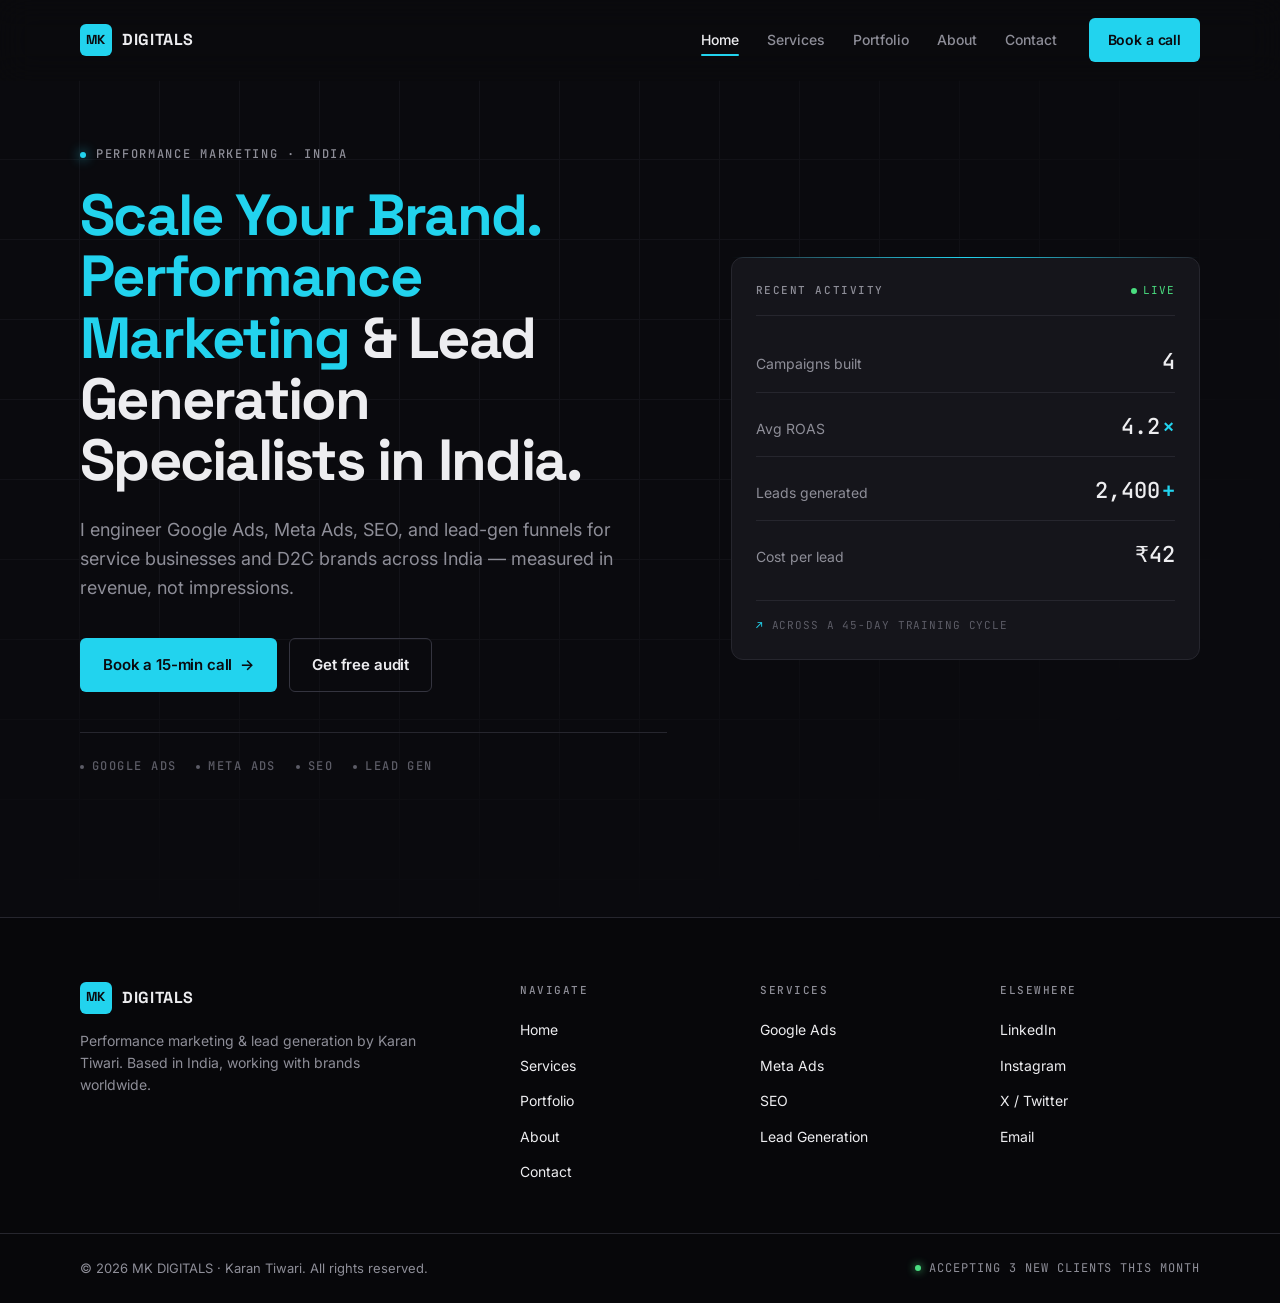
<file: index.html>
<!DOCTYPE html>
<html lang="en">
<head>
  <meta charset="UTF-8" />
  <!-- Google tag (gtag.js) -->
<script async src="https://www.googletagmanager.com/gtag/js?id=G-TVGS93SLB2"></script>
<script>
  window.dataLayer = window.dataLayer || [];
  function gtag(){dataLayer.push(arguments);}
  gtag('js', new Date());

  gtag('config', 'G-TVGS93SLB2');
</script>
  <!-- Google Tag Manager -->
<script>(function(w,d,s,l,i){w[l]=w[l]||[];w[l].push({'gtm.start':
new Date().getTime(),event:'gtm.js'});var f=d.getElementsByTagName(s)[0],
j=d.createElement(s),dl=l!='dataLayer'?'&l='+l:'';j.async=true;j.src=
'https://www.googletagmanager.com/gtm.js?id='+i+dl;f.parentNode.insertBefore(j,f);
})(window,document,'script','dataLayer','GTM-M5FDGRX7');</script>
<!-- End Google Tag Manager -->
  <meta name="google-site-verification" content="RWYNfnjW_3cVokFKi0RCz-bo6LEAVtg0agJ_2P_StBI" />
  <meta name="viewport" content="width=device-width, initial-scale=1.0" />
  <meta name="theme-color" content="#0A0A0E" />

  <title>MK DIGITALS — Performance Marketing &amp; Lead Generation Agency in India</title>
  <meta name="description" content="MK DIGITALS is a performance marketing agency in India by Karan Tiwari, specializing in Google Ads, Meta Ads, SEO, and high-intent lead generation. Data-driven campaigns that scale brands." />
  <meta name="keywords" content="performance marketing India, Google Ads agency, Meta Ads agency, SEO services India, lead generation agency, digital marketing student, PPC management, Karan Tiwari" />
  <meta name="author" content="Karan Tiwari · MK DIGITALS" />
  <meta name="robots" content="index, follow, max-image-preview:large" />
  <link rel="canonical" href="https://mkdigitals.com/" />

  <meta property="og:type" content="website" />
  <meta property="og:url" content="https://mkdigitals.com/" />
  <meta property="og:title" content="MK DIGITALS — Performance Marketing &amp; Lead Generation Agency in India" />
  <meta property="og:description" content="Data-driven Google Ads, Meta Ads, SEO, and lead generation campaigns built to scale your brand." />
  <meta property="og:image" content="https://mkdigitals.com/og-image.jpg" />
  <meta property="og:site_name" content="MK DIGITALS" />

  <meta name="twitter:card" content="summary_large_image" />
  <meta name="twitter:title" content="MK DIGITALS — Performance Marketing &amp; Lead Generation" />
  <meta name="twitter:description" content="Performance marketing, Meta Ads, Google Ads, SEO, and lead generation. India-based, data-driven." />
  <meta name="twitter:image" content="https://mkdigitals.com/og-image.jpg" />

  <link rel="preconnect" href="https://fonts.googleapis.com" />
  <link rel="preconnect" href="https://fonts.gstatic.com" crossorigin />
  <link rel="stylesheet" href="https://fonts.googleapis.com/css2?family=Inter:wght@400;500;600;700&family=JetBrains+Mono:wght@400;500&family=Space+Grotesk:wght@400;500;700&display=swap" />

  <link rel="icon" type="image/svg+xml" href="data:image/svg+xml,%3Csvg xmlns='http://www.w3.org/2000/svg' viewBox='0 0 32 32'%3E%3Crect width='32' height='32' rx='6' fill='%230A0A0E'/%3E%3Ctext x='50%25' y='54%25' text-anchor='middle' dominant-baseline='middle' font-family='sans-serif' font-weight='700' font-size='14' fill='%2322D3EE'%3EMK%3C/text%3E%3C/svg%3E" />

  <link rel="stylesheet" href="style.css" />

  <script type="application/ld+json">
  {
    "@context": "https://schema.org",
    "@type": "ProfessionalService",
    "name": "MK DIGITALS",
    "description": "Performance marketing agency offering Google Ads, Meta Ads, SEO, and lead generation services in India.",
    "url": "https://mkdigitals.com/",
    "founder": { "@type": "Person", "name": "Karan Tiwari" },
    "areaServed": { "@type": "Country", "name": "India" },
    "address": { "@type": "PostalAddress", "addressCountry": "IN" },
    "sameAs": [
      "https://www.linkedin.com/in/karantiwari",
      "https://www.instagram.com/mkdigitals"
    ],
    "service": [
      { "@type": "Service", "name": "Google Ads Management" },
      { "@type": "Service", "name": "Meta Ads Management" },
      { "@type": "Service", "name": "SEO Optimization" },
      { "@type": "Service", "name": "Lead Generation" }
    ]
  }
  </script>
</head>

<body data-page="home">
  <!-- Google Tag Manager (noscript) -->
<noscript><iframe src="https://www.googletagmanager.com/ns.html?id=GTM-M5FDGRX7"
height="0" width="0" style="display:none;visibility:hidden"></iframe></noscript>
<!-- End Google Tag Manager (noscript) -->
  <a class="skip-link" href="#main">Skip to main content</a>
 
  <header class="site-header" id="siteHeader">
    <div class="container header-inner">
      <a href="index.html" class="brand" aria-label="MK DIGITALS — Home">
        <span class="brand-mark" aria-hidden="true">MK</span>
        <span class="brand-name">DIGITALS</span>
      </a>
      <nav class="site-nav" id="siteNav" aria-label="Primary">
        <ul class="nav-list">
          <li><a href="index.html" class="nav-link is-active">Home</a></li>
          <li><a href="services.html" class="nav-link">Services</a></li>
          <li><a href="portfolio.html" class="nav-link">Portfolio</a></li>
          <li><a href="about.html" class="nav-link">About</a></li>
          <li><a href="contact.html" class="nav-link">Contact</a></li>
        </ul>
        <a href="contact.html" class="btn btn-primary nav-cta">Book a call</a>
      </nav>
      <button class="nav-toggle" id="navToggle" aria-label="Toggle navigation menu" aria-expanded="false" aria-controls="siteNav">
        <span class="nav-toggle-bar" aria-hidden="true"></span>
        <span class="nav-toggle-bar" aria-hidden="true"></span>
        <span class="nav-toggle-bar" aria-hidden="true"></span>
      </button>
    </div>
  </header>

  <main id="main">
    <section class="hero" aria-labelledby="heroHeadline">
      <div class="container hero-grid">
        <div class="hero-content">
          <p class="eyebrow">
            <span class="eyebrow-dot" aria-hidden="true"></span>
            Performance marketing · India
          </p>
          <h1 class="hero-headline" id="heroHeadline">
            <span class="text-accent">Scale Your Brand.</span><br />
            <span class="text-accent">Performance Marketing</span> &amp; Lead Generation Specialists in India.
          </h1>
          <p class="hero-sub">
            I engineer Google Ads, Meta Ads, SEO, and lead-gen funnels for service businesses
            and D2C brands across India — measured in revenue, not impressions.
          </p>

          <div class="hero-ctas">
            <a href="contact.html" class="btn btn-primary">
              Book a 15-min call
              <span class="btn-arrow" aria-hidden="true">→</span>
            </a>
            <a href="contact.html" class="btn btn-ghost">Get free audit</a>
          </div>

          <ul class="hero-tags" aria-label="Capabilities">
            <li>Google Ads</li>
            <li>Meta Ads</li>
            <li>SEO</li>
            <li>Lead Gen</li>
          </ul>
        </div>

        <aside class="hero-metric-card" aria-label="Sample results">
          <header class="metric-card-head">
            <span class="metric-card-label">Recent activity</span>
            <span class="metric-card-live">
              <span class="live-dot" aria-hidden="true"></span>
              Live
            </span>
          </header>
          <ul class="metric-list">
            <li class="metric-row">
              <span class="metric-key">Campaigns built</span>
              <span class="metric-val">4</span>
            </li>
            <li class="metric-row">
              <span class="metric-key">Avg ROAS</span>
              <span class="metric-val">4.2<span class="metric-unit">×</span></span>
            </li>
            <li class="metric-row">
              <span class="metric-key">Leads generated</span>
              <span class="metric-val">2,400<span class="metric-unit">+</span></span>
            </li>
            <li class="metric-row">
              <span class="metric-key">Cost per lead</span>
              <span class="metric-val">₹<span>42</span></span>
            </li>
          </ul>
          <footer class="metric-card-foot">
            <span class="metric-foot-mark" aria-hidden="true">↗</span>
            <span>Across a 45-day training cycle</span>
          </footer>
        </aside>
      </div>
    </section>
  </main>

  <footer class="site-footer">
    <div class="container footer-grid">
      <div class="footer-brand">
        <a href="index.html" class="brand brand--footer" aria-label="MK DIGITALS — Home">
          <span class="brand-mark" aria-hidden="true">MK</span>
          <span class="brand-name">DIGITALS</span>
        </a>
        <p class="footer-tag">
          Performance marketing &amp; lead generation by Karan Tiwari. Based in India, working with brands worldwide.
        </p>
      </div>
      <nav class="footer-nav" aria-label="Footer">
        <h2 class="footer-heading">Navigate</h2>
        <ul>
          <li><a href="index.html">Home</a></li>
          <li><a href="services.html">Services</a></li>
          <li><a href="portfolio.html">Portfolio</a></li>
          <li><a href="about.html">About</a></li>
          <li><a href="contact.html">Contact</a></li>
        </ul>
      </nav>
      <div class="footer-services">
        <h2 class="footer-heading">Services</h2>
        <ul>
          <li><a href="services.html">Google Ads</a></li>
          <li><a href="services.html">Meta Ads</a></li>
          <li><a href="services.html">SEO</a></li>
          <li><a href="services.html">Lead Generation</a></li>
        </ul>
      </div>
      <div class="footer-social">
        <h2 class="footer-heading">Elsewhere</h2>
        <ul class="footer-social-list">
          <li><a href="#" aria-label="LinkedIn">LinkedIn</a></li>
          <li><a href="#" aria-label="Instagram">Instagram</a></li>
          <li><a href="#" aria-label="X / Twitter">X / Twitter</a></li>
          <li><a href="mailto:hello@mkdigitals.com" aria-label="Email">Email</a></li>
        </ul>
      </div>
    </div>
    <div class="footer-bottom">
      <div class="container footer-bottom-inner">
        <p>© <span id="year"></span> MK DIGITALS · Karan Tiwari. All rights reserved.</p>
        <p class="footer-bottom-tag">
          <span class="footer-bottom-dot" aria-hidden="true"></span>
          Accepting 3 new clients this month
        </p>
      </div>
    </div>
  </footer>

  <script src="script.js" defer></script>
</body>
</html>
</file>
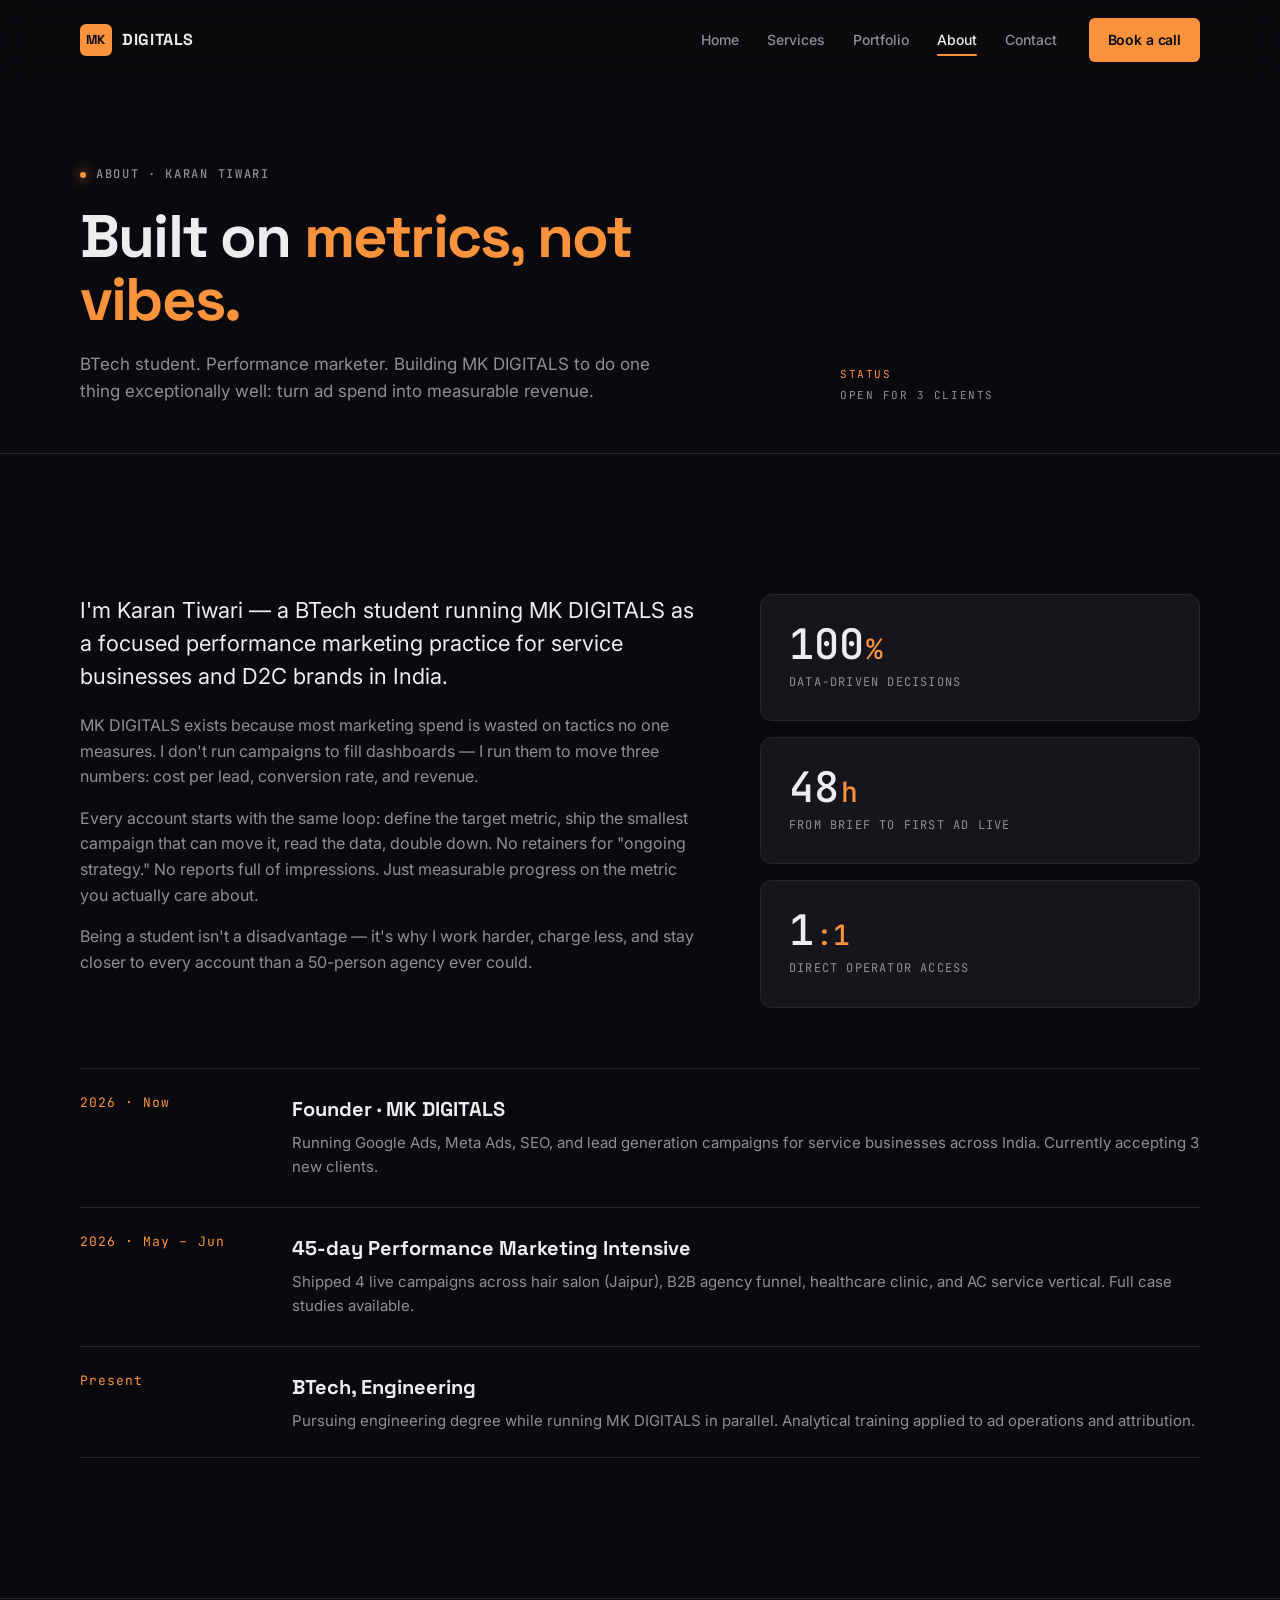
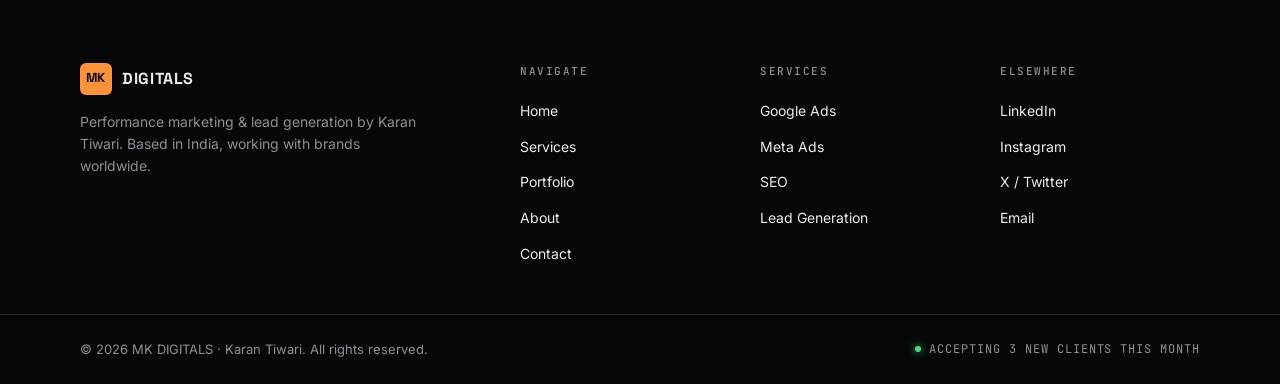
<file: about.html>
<!DOCTYPE html>
<html lang="en">
<head>
  <meta charset="UTF-8" />
  <meta name="viewport" content="width=device-width, initial-scale=1.0" />
  <meta name="theme-color" content="#0A0A0E" />

  <title>About — Karan Tiwari, Founder | MK DIGITALS</title>
  <meta name="description" content="About Karan Tiwari, BTech student and founder of MK DIGITALS. A performance marketing agency built on data-driven decisions, not guesswork." />
  <meta name="keywords" content="Karan Tiwari digital marketer, MK DIGITALS founder, BTech student digital marketing, performance marketing India" />
  <meta name="robots" content="index, follow, max-image-preview:large" />
  <link rel="canonical" href="https://mkdigitals.com/about" />

  <meta property="og:type" content="profile" />
  <meta property="og:url" content="https://mkdigitals.com/about" />
  <meta property="og:title" content="About — Karan Tiwari | MK DIGITALS" />
  <meta property="og:description" content="BTech student. Performance marketer. Building MK DIGITALS to scale brands through measurable campaigns." />
  <meta property="og:image" content="https://mkdigitals.com/og-image.jpg" />

  <link rel="preconnect" href="https://fonts.googleapis.com" />
  <link rel="preconnect" href="https://fonts.gstatic.com" crossorigin />
  <link rel="stylesheet" href="https://fonts.googleapis.com/css2?family=Inter:wght@400;500;600;700&family=JetBrains+Mono:wght@400;500&family=Space+Grotesk:wght@400;500;700&display=swap" />

  <link rel="icon" type="image/svg+xml" href="data:image/svg+xml,%3Csvg xmlns='http://www.w3.org/2000/svg' viewBox='0 0 32 32'%3E%3Crect width='32' height='32' rx='6' fill='%230A0A0E'/%3E%3Ctext x='50%25' y='54%25' text-anchor='middle' dominant-baseline='middle' font-family='sans-serif' font-weight='700' font-size='14' fill='%23FB923C'%3EMK%3C/text%3E%3C/svg%3E" />

  <link rel="stylesheet" href="style.css" />

  <script type="application/ld+json">
  {
    "@context": "https://schema.org",
    "@type": "Person",
    "name": "Karan Tiwari",
    "jobTitle": "Founder, MK DIGITALS",
    "description": "BTech student and performance marketer specializing in Google Ads, Meta Ads, SEO, and lead generation.",
    "url": "https://mkdigitals.com/about",
    "worksFor": {
      "@type": "Organization",
      "name": "MK DIGITALS"
    }
  }
  </script>
</head>

<body data-page="about">
  <a class="skip-link" href="#main">Skip to main content</a>

  <header class="site-header" id="siteHeader">
    <div class="container header-inner">
      <a href="index.html" class="brand" aria-label="MK DIGITALS — Home">
        <span class="brand-mark" aria-hidden="true">MK</span>
        <span class="brand-name">DIGITALS</span>
      </a>
      <nav class="site-nav" id="siteNav" aria-label="Primary">
        <ul class="nav-list">
          <li><a href="index.html" class="nav-link">Home</a></li>
          <li><a href="services.html" class="nav-link">Services</a></li>
          <li><a href="portfolio.html" class="nav-link">Portfolio</a></li>
          <li><a href="about.html" class="nav-link is-active">About</a></li>
          <li><a href="contact.html" class="nav-link">Contact</a></li>
        </ul>
        <a href="contact.html" class="btn btn-primary nav-cta">Book a call</a>
      </nav>
      <button class="nav-toggle" id="navToggle" aria-label="Toggle navigation menu" aria-expanded="false" aria-controls="siteNav">
        <span class="nav-toggle-bar" aria-hidden="true"></span>
        <span class="nav-toggle-bar" aria-hidden="true"></span>
        <span class="nav-toggle-bar" aria-hidden="true"></span>
      </button>
    </div>
  </header>

  <main id="main">
    <section class="page-intro">
      <div class="container page-intro-grid">
        <div>
          <p class="eyebrow">
            <span class="eyebrow-dot" aria-hidden="true"></span>
            About · Karan Tiwari
          </p>
          <h1 class="page-intro-headline">
            Built on <span class="text-accent">metrics, not vibes.</span>
          </h1>
          <p class="page-intro-sub">
            BTech student. Performance marketer. Building MK DIGITALS to do one thing exceptionally well: turn ad spend into measurable revenue.
          </p>
        </div>
        <div class="page-intro-meta">
          <span>Status</span>
          <span>Open for 3 clients</span>
        </div>
      </div>
    </section>

    <section class="section" aria-label="About">
      <div class="container about-grid">
        <div class="about-content">
          <p class="about-lead">
            I'm Karan Tiwari — a BTech student running MK DIGITALS as a focused performance marketing practice for service businesses and D2C brands in India.
          </p>
          <p class="about-body">
            MK DIGITALS exists because most marketing spend is wasted on tactics no one measures. I don't run campaigns to fill dashboards — I run them to move three numbers: cost per lead, conversion rate, and revenue.
          </p>
          <p class="about-body">
            Every account starts with the same loop: define the target metric, ship the smallest campaign that can move it, read the data, double down. No retainers for "ongoing strategy." No reports full of impressions. Just measurable progress on the metric you actually care about.
          </p>
          <p class="about-body">
            Being a student isn't a disadvantage — it's why I work harder, charge less, and stay closer to every account than a 50-person agency ever could.
          </p>
        </div>

        <aside class="about-stats" aria-label="How I work">
          <div class="about-stat">
            <span class="about-stat-num">100<span class="about-stat-unit">%</span></span>
            <span class="about-stat-label">Data-driven decisions</span>
          </div>
          <div class="about-stat">
            <span class="about-stat-num">48<span class="about-stat-unit">h</span></span>
            <span class="about-stat-label">From brief to first ad live</span>
          </div>
          <div class="about-stat">
            <span class="about-stat-num">1<span class="about-stat-unit">:1</span></span>
            <span class="about-stat-label">Direct operator access</span>
          </div>
        </aside>
      </div>

      <div class="container">
        <div class="timeline" aria-label="Experience">
          <article class="timeline-item reveal">
            <span class="timeline-date">2026 · Now</span>
            <div>
              <h3 class="timeline-title">Founder · MK DIGITALS</h3>
              <p class="timeline-desc">Running Google Ads, Meta Ads, SEO, and lead generation campaigns for service businesses across India. Currently accepting 3 new clients.</p>
            </div>
          </article>
          <article class="timeline-item reveal">
            <span class="timeline-date">2026 · May – Jun</span>
            <div>
              <h3 class="timeline-title">45-day Performance Marketing Intensive</h3>
              <p class="timeline-desc">Shipped 4 live campaigns across hair salon (Jaipur), B2B agency funnel, healthcare clinic, and AC service vertical. Full case studies available.</p>
            </div>
          </article>
          <article class="timeline-item reveal">
            <span class="timeline-date">Present</span>
            <div>
              <h3 class="timeline-title">BTech, Engineering</h3>
              <p class="timeline-desc">Pursuing engineering degree while running MK DIGITALS in parallel. Analytical training applied to ad operations and attribution.</p>
            </div>
          </article>
        </div>
      </div>
    </section>
  </main>

  <footer class="site-footer">
    <div class="container footer-grid">
      <div class="footer-brand">
        <a href="index.html" class="brand brand--footer" aria-label="MK DIGITALS — Home">
          <span class="brand-mark" aria-hidden="true">MK</span>
          <span class="brand-name">DIGITALS</span>
        </a>
        <p class="footer-tag">
          Performance marketing &amp; lead generation by Karan Tiwari. Based in India, working with brands worldwide.
        </p>
      </div>
      <nav class="footer-nav" aria-label="Footer">
        <h2 class="footer-heading">Navigate</h2>
        <ul>
          <li><a href="index.html">Home</a></li>
          <li><a href="services.html">Services</a></li>
          <li><a href="portfolio.html">Portfolio</a></li>
          <li><a href="about.html">About</a></li>
          <li><a href="contact.html">Contact</a></li>
        </ul>
      </nav>
      <div class="footer-services">
        <h2 class="footer-heading">Services</h2>
        <ul>
          <li><a href="services.html">Google Ads</a></li>
          <li><a href="services.html">Meta Ads</a></li>
          <li><a href="services.html">SEO</a></li>
          <li><a href="services.html">Lead Generation</a></li>
        </ul>
      </div>
      <div class="footer-social">
        <h2 class="footer-heading">Elsewhere</h2>
        <ul class="footer-social-list">
          <li><a href="#" aria-label="LinkedIn">LinkedIn</a></li>
          <li><a href="#" aria-label="Instagram">Instagram</a></li>
          <li><a href="#" aria-label="X / Twitter">X / Twitter</a></li>
          <li><a href="mailto:hello@mkdigitals.com" aria-label="Email">Email</a></li>
        </ul>
      </div>
    </div>
    <div class="footer-bottom">
      <div class="container footer-bottom-inner">
        <p>© <span id="year"></span> MK DIGITALS · Karan Tiwari. All rights reserved.</p>
        <p class="footer-bottom-tag">
          <span class="footer-bottom-dot" aria-hidden="true"></span>
          Accepting 3 new clients this month
        </p>
      </div>
    </div>
  </footer>

  <script src="script.js" defer></script>
</body>
</html>
</file>
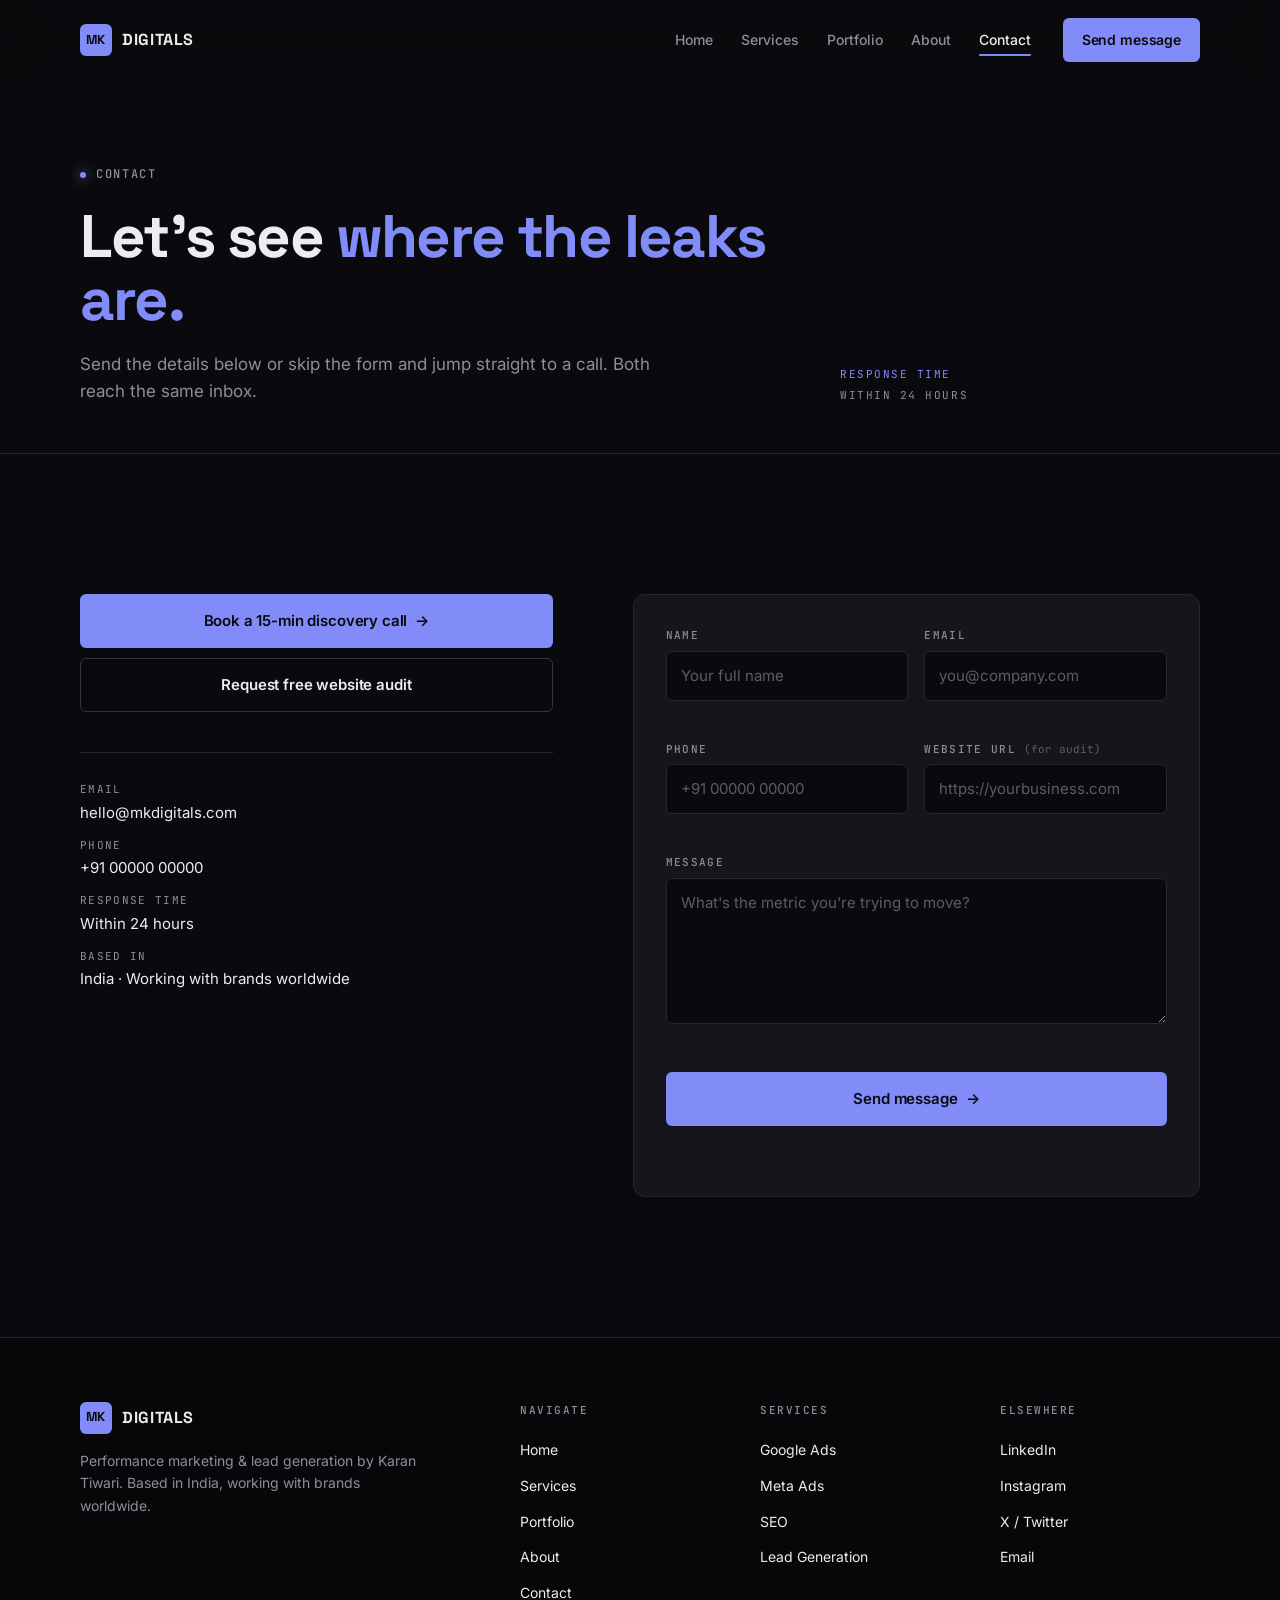
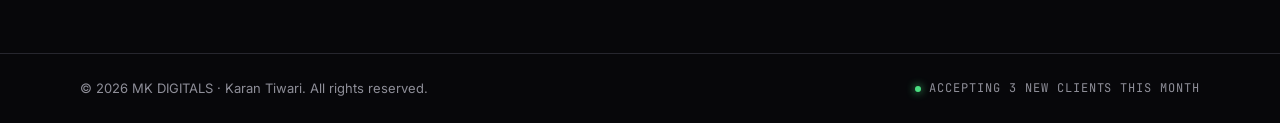
<file: contact.html>
<!DOCTYPE html>
<html lang="en">
<head>
  <meta charset="UTF-8" />
  <meta name="viewport" content="width=device-width, initial-scale=1.0" />
  <meta name="theme-color" content="#0A0A0E" />

  <title>Contact — Book a Call or Request Audit | MK DIGITALS</title>
  <meta name="description" content="Book a 15-min discovery call with Karan Tiwari at MK DIGITALS, or request a free website audit. Performance marketing for service businesses in India." />
  <meta name="keywords" content="MK DIGITALS contact, free website audit, book digital marketing call, Karan Tiwari contact" />
  <meta name="robots" content="index, follow, max-image-preview:large" />
  <link rel="canonical" href="https://mkdigitals.com/contact" />

  <meta property="og:type" content="website" />
  <meta property="og:url" content="https://mkdigitals.com/contact" />
  <meta property="og:title" content="Contact — MK DIGITALS" />
  <meta property="og:description" content="Book a 15-min call or request a free website audit." />
  <meta property="og:image" content="https://mkdigitals.com/og-image.jpg" />

  <link rel="preconnect" href="https://fonts.googleapis.com" />
  <link rel="preconnect" href="https://fonts.gstatic.com" crossorigin />
  <link rel="stylesheet" href="https://fonts.googleapis.com/css2?family=Inter:wght@400;500;600;700&family=JetBrains+Mono:wght@400;500&family=Space+Grotesk:wght@400;500;700&display=swap" />

  <link rel="icon" type="image/svg+xml" href="data:image/svg+xml,%3Csvg xmlns='http://www.w3.org/2000/svg' viewBox='0 0 32 32'%3E%3Crect width='32' height='32' rx='6' fill='%230A0A0E'/%3E%3Ctext x='50%25' y='54%25' text-anchor='middle' dominant-baseline='middle' font-family='sans-serif' font-weight='700' font-size='14' fill='%23818CF8'%3EMK%3C/text%3E%3C/svg%3E" />

  <link rel="stylesheet" href="style.css" />
</head>

<body data-page="contact">
  <a class="skip-link" href="#main">Skip to main content</a>

  <header class="site-header" id="siteHeader">
    <div class="container header-inner">
      <a href="index.html" class="brand" aria-label="MK DIGITALS — Home">
        <span class="brand-mark" aria-hidden="true">MK</span>
        <span class="brand-name">DIGITALS</span>
      </a>
      <nav class="site-nav" id="siteNav" aria-label="Primary">
        <ul class="nav-list">
          <li><a href="index.html" class="nav-link">Home</a></li>
          <li><a href="services.html" class="nav-link">Services</a></li>
          <li><a href="portfolio.html" class="nav-link">Portfolio</a></li>
          <li><a href="about.html" class="nav-link">About</a></li>
          <li><a href="contact.html" class="nav-link is-active">Contact</a></li>
        </ul>
        <a href="#contactForm" class="btn btn-primary nav-cta">Send message</a>
      </nav>
      <button class="nav-toggle" id="navToggle" aria-label="Toggle navigation menu" aria-expanded="false" aria-controls="siteNav">
        <span class="nav-toggle-bar" aria-hidden="true"></span>
        <span class="nav-toggle-bar" aria-hidden="true"></span>
        <span class="nav-toggle-bar" aria-hidden="true"></span>
      </button>
    </div>
  </header>

  <main id="main">
    <section class="page-intro">
      <div class="container page-intro-grid">
        <div>
          <p class="eyebrow">
            <span class="eyebrow-dot" aria-hidden="true"></span>
            Contact
          </p>
          <h1 class="page-intro-headline">
            Let's see <span class="text-accent">where the leaks are.</span>
          </h1>
          <p class="page-intro-sub">
            Send the details below or skip the form and jump straight to a call. Both reach the same inbox.
          </p>
        </div>
        <div class="page-intro-meta">
          <span>Response time</span>
          <span>Within 24 hours</span>
        </div>
      </div>
    </section>

    <section class="section" aria-label="Contact form">
      <div class="container contact-grid">
        <div class="contact-intro">
          <div class="contact-direct">
            <a href="https://calendly.com/mkdigitals/discovery" class="btn btn-primary btn-block" target="_blank" rel="noopener">
              Book a 15-min discovery call
              <span class="btn-arrow" aria-hidden="true">→</span>
            </a>
            <a href="#contactForm" class="btn btn-ghost btn-block">
              Request free website audit
            </a>
          </div>

          <ul class="contact-info">
            <li>
              <span class="contact-info-key">Email</span>
              <a href="mailto:hello@mkdigitals.com">hello@mkdigitals.com</a>
            </li>
            <li>
              <span class="contact-info-key">Phone</span>
              <a href="tel:+910000000000">+91 00000 00000</a>
            </li>
            <li>
              <span class="contact-info-key">Response time</span>
              Within 24 hours
            </li>
            <li>
              <span class="contact-info-key">Based in</span>
              India · Working with brands worldwide
            </li>
          </ul>
        </div>

        <form class="contact-form" id="contactForm" novalidate aria-label="Contact and audit request form">
          <div class="form-row">
            <label class="form-field">
              <span class="form-label">Name</span>
              <input type="text" name="name" id="name" required autocomplete="name" placeholder="Your full name" />
              <span class="form-error" data-error-for="name"></span>
            </label>
            <label class="form-field">
              <span class="form-label">Email</span>
              <input type="email" name="email" id="email" required autocomplete="email" placeholder="you@company.com" />
              <span class="form-error" data-error-for="email"></span>
            </label>
          </div>

          <div class="form-row">
            <label class="form-field">
              <span class="form-label">Phone</span>
              <input type="tel" name="phone" id="phone" autocomplete="tel" placeholder="+91 00000 00000" />
              <span class="form-error" data-error-for="phone"></span>
            </label>
            <label class="form-field">
              <span class="form-label">Website URL <span class="form-label-hint">(for audit)</span></span>
              <input type="url" name="website" id="website" placeholder="https://yourbusiness.com" />
              <span class="form-error" data-error-for="website"></span>
            </label>
          </div>

          <label class="form-field">
            <span class="form-label">Message</span>
            <textarea name="message" id="message" rows="5" required placeholder="What's the metric you're trying to move?"></textarea>
            <span class="form-error" data-error-for="message"></span>
          </label>

          <button type="submit" class="btn btn-primary btn-block btn-submit">
            Send message
            <span class="btn-arrow" aria-hidden="true">→</span>
          </button>

          <p class="form-status" id="formStatus" role="status" aria-live="polite"></p>
        </form>
      </div>
    </section>
  </main>

  <footer class="site-footer">
    <div class="container footer-grid">
      <div class="footer-brand">
        <a href="index.html" class="brand brand--footer" aria-label="MK DIGITALS — Home">
          <span class="brand-mark" aria-hidden="true">MK</span>
          <span class="brand-name">DIGITALS</span>
        </a>
        <p class="footer-tag">
          Performance marketing &amp; lead generation by Karan Tiwari. Based in India, working with brands worldwide.
        </p>
      </div>
      <nav class="footer-nav" aria-label="Footer">
        <h2 class="footer-heading">Navigate</h2>
        <ul>
          <li><a href="index.html">Home</a></li>
          <li><a href="services.html">Services</a></li>
          <li><a href="portfolio.html">Portfolio</a></li>
          <li><a href="about.html">About</a></li>
          <li><a href="contact.html">Contact</a></li>
        </ul>
      </nav>
      <div class="footer-services">
        <h2 class="footer-heading">Services</h2>
        <ul>
          <li><a href="services.html">Google Ads</a></li>
          <li><a href="services.html">Meta Ads</a></li>
          <li><a href="services.html">SEO</a></li>
          <li><a href="services.html">Lead Generation</a></li>
        </ul>
      </div>
      <div class="footer-social">
        <h2 class="footer-heading">Elsewhere</h2>
        <ul class="footer-social-list">
          <li><a href="#" aria-label="LinkedIn">LinkedIn</a></li>
          <li><a href="#" aria-label="Instagram">Instagram</a></li>
          <li><a href="#" aria-label="X / Twitter">X / Twitter</a></li>
          <li><a href="mailto:hello@mkdigitals.com" aria-label="Email">Email</a></li>
        </ul>
      </div>
    </div>
    <div class="footer-bottom">
      <div class="container footer-bottom-inner">
        <p>© <span id="year"></span> MK DIGITALS · Karan Tiwari. All rights reserved.</p>
        <p class="footer-bottom-tag">
          <span class="footer-bottom-dot" aria-hidden="true"></span>
          Accepting 3 new clients this month
        </p>
      </div>
    </div>
  </footer>

  <script src="script.js" defer></script>
</body>
</html>
</file>
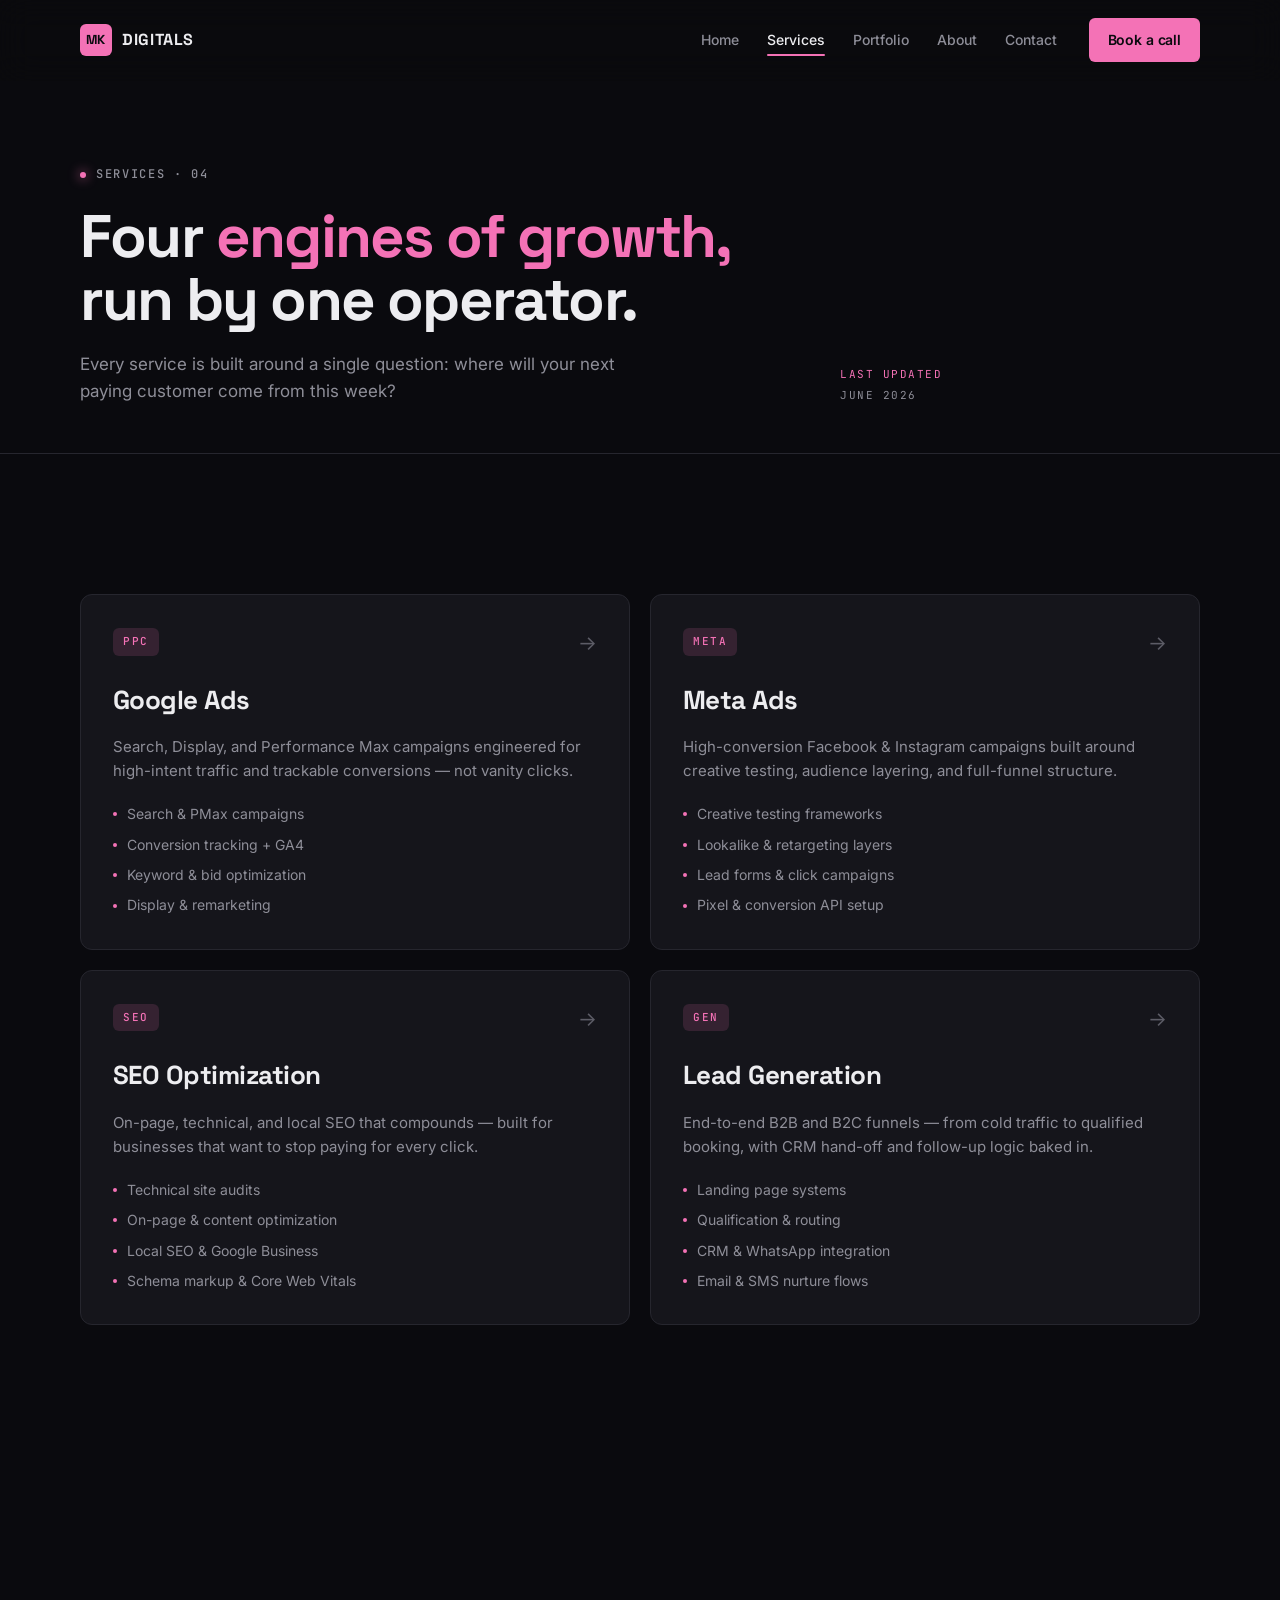
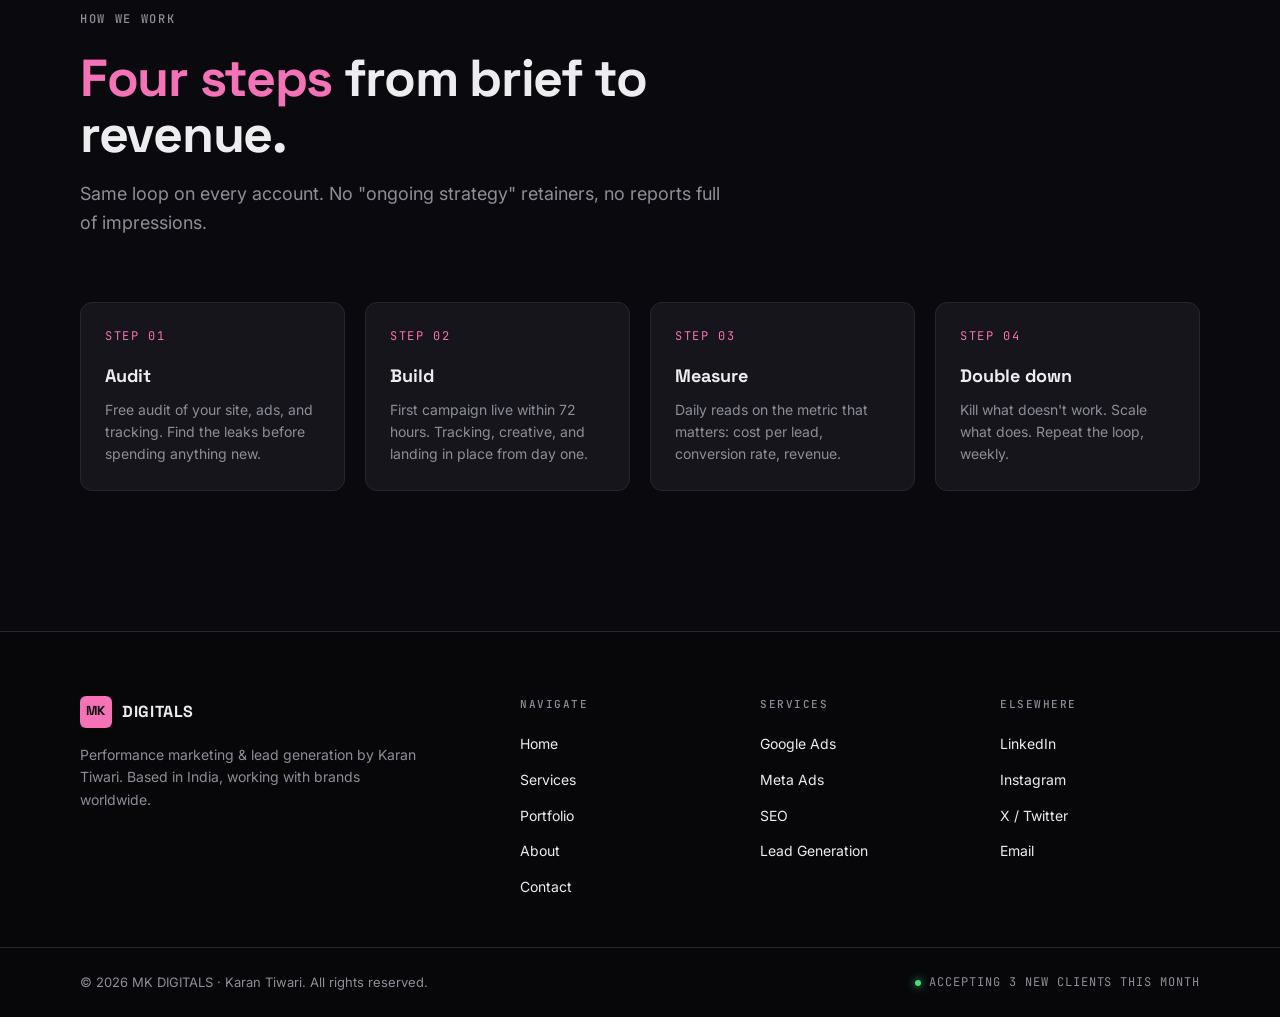
<file: services.html>
<!DOCTYPE html>
<html lang="en">
<head>
  <meta charset="UTF-8" />
  <meta name="viewport" content="width=device-width, initial-scale=1.0" />
  <meta name="theme-color" content="#0A0A0E" />

  <title>Services — Google Ads, Meta Ads, SEO &amp; Lead Generation | MK DIGITALS</title>
  <meta name="description" content="Four core digital marketing services from MK DIGITALS: Google Ads (PPC, Search, Display), Meta Ads, SEO Optimization, and Lead Generation. Built for measurable revenue." />
  <meta name="keywords" content="Google Ads services, Meta Ads services, SEO services India, lead generation services, PPC management, digital marketing services India" />
  <meta name="robots" content="index, follow, max-image-preview:large" />
  <link rel="canonical" href="https://mkdigitals.com/services" />

  <meta property="og:type" content="website" />
  <meta property="og:url" content="https://mkdigitals.com/services" />
  <meta property="og:title" content="Services — MK DIGITALS" />
  <meta property="og:description" content="Google Ads, Meta Ads, SEO, and Lead Generation services built for revenue, not impressions." />
  <meta property="og:image" content="https://mkdigitals.com/og-image.jpg" />

  <link rel="preconnect" href="https://fonts.googleapis.com" />
  <link rel="preconnect" href="https://fonts.gstatic.com" crossorigin />
  <link rel="stylesheet" href="https://fonts.googleapis.com/css2?family=Inter:wght@400;500;600;700&family=JetBrains+Mono:wght@400;500&family=Space+Grotesk:wght@400;500;700&display=swap" />

  <link rel="icon" type="image/svg+xml" href="data:image/svg+xml,%3Csvg xmlns='http://www.w3.org/2000/svg' viewBox='0 0 32 32'%3E%3Crect width='32' height='32' rx='6' fill='%230A0A0E'/%3E%3Ctext x='50%25' y='54%25' text-anchor='middle' dominant-baseline='middle' font-family='sans-serif' font-weight='700' font-size='14' fill='%23F472B6'%3EMK%3C/text%3E%3C/svg%3E" />

  <link rel="stylesheet" href="style.css" />
</head>

<body data-page="services">
  <a class="skip-link" href="#main">Skip to main content</a>

  <header class="site-header" id="siteHeader">
    <div class="container header-inner">
      <a href="index.html" class="brand" aria-label="MK DIGITALS — Home">
        <span class="brand-mark" aria-hidden="true">MK</span>
        <span class="brand-name">DIGITALS</span>
      </a>
      <nav class="site-nav" id="siteNav" aria-label="Primary">
        <ul class="nav-list">
          <li><a href="index.html" class="nav-link">Home</a></li>
          <li><a href="services.html" class="nav-link is-active">Services</a></li>
          <li><a href="portfolio.html" class="nav-link">Portfolio</a></li>
          <li><a href="about.html" class="nav-link">About</a></li>
          <li><a href="contact.html" class="nav-link">Contact</a></li>
        </ul>
        <a href="contact.html" class="btn btn-primary nav-cta">Book a call</a>
      </nav>
      <button class="nav-toggle" id="navToggle" aria-label="Toggle navigation menu" aria-expanded="false" aria-controls="siteNav">
        <span class="nav-toggle-bar" aria-hidden="true"></span>
        <span class="nav-toggle-bar" aria-hidden="true"></span>
        <span class="nav-toggle-bar" aria-hidden="true"></span>
      </button>
    </div>
  </header>

  <main id="main">
    <section class="page-intro">
      <div class="container page-intro-grid">
        <div>
          <p class="eyebrow">
            <span class="eyebrow-dot" aria-hidden="true"></span>
            Services · 04
          </p>
          <h1 class="page-intro-headline">
            Four <span class="text-accent">engines of growth,</span> run by one operator.
          </h1>
          <p class="page-intro-sub">
            Every service is built around a single question: where will your next paying customer come from this week?
          </p>
        </div>
        <div class="page-intro-meta">
          <span>Last updated</span>
          <span>June 2026</span>
        </div>
      </div>
    </section>

    <section class="section" aria-label="Services">
      <div class="container">
        <div class="services-grid">
          <article class="service-card reveal">
            <span class="service-tag">PPC</span>
            <h2 class="service-title">Google Ads</h2>
            <p class="service-desc">
              Search, Display, and Performance Max campaigns engineered for high-intent traffic and trackable conversions — not vanity clicks.
            </p>
            <ul class="service-points">
              <li>Search &amp; PMax campaigns</li>
              <li>Conversion tracking + GA4</li>
              <li>Keyword &amp; bid optimization</li>
              <li>Display &amp; remarketing</li>
            </ul>
            <span class="service-arrow" aria-hidden="true">→</span>
          </article>

          <article class="service-card reveal">
            <span class="service-tag">META</span>
            <h2 class="service-title">Meta Ads</h2>
            <p class="service-desc">
              High-conversion Facebook &amp; Instagram campaigns built around creative testing, audience layering, and full-funnel structure.
            </p>
            <ul class="service-points">
              <li>Creative testing frameworks</li>
              <li>Lookalike &amp; retargeting layers</li>
              <li>Lead forms &amp; click campaigns</li>
              <li>Pixel &amp; conversion API setup</li>
            </ul>
            <span class="service-arrow" aria-hidden="true">→</span>
          </article>

          <article class="service-card reveal">
            <span class="service-tag">SEO</span>
            <h2 class="service-title">SEO Optimization</h2>
            <p class="service-desc">
              On-page, technical, and local SEO that compounds — built for businesses that want to stop paying for every click.
            </p>
            <ul class="service-points">
              <li>Technical site audits</li>
              <li>On-page &amp; content optimization</li>
              <li>Local SEO &amp; Google Business</li>
              <li>Schema markup &amp; Core Web Vitals</li>
            </ul>
            <span class="service-arrow" aria-hidden="true">→</span>
          </article>

          <article class="service-card reveal">
            <span class="service-tag">GEN</span>
            <h2 class="service-title">Lead Generation</h2>
            <p class="service-desc">
              End-to-end B2B and B2C funnels — from cold traffic to qualified booking, with CRM hand-off and follow-up logic baked in.
            </p>
            <ul class="service-points">
              <li>Landing page systems</li>
              <li>Qualification &amp; routing</li>
              <li>CRM &amp; WhatsApp integration</li>
              <li>Email &amp; SMS nurture flows</li>
            </ul>
            <span class="service-arrow" aria-hidden="true">→</span>
          </article>
        </div>
      </div>
    </section>

    <section class="section" aria-label="Process">
      <div class="container">
        <div class="section-head">
          <p class="eyebrow">How we work</p>
          <h2 class="section-headline">
            <span class="text-accent">Four steps</span> from brief to revenue.
          </h2>
          <p class="section-sub">
            Same loop on every account. No "ongoing strategy" retainers, no reports full of impressions.
          </p>
        </div>

        <div class="process-grid">
          <article class="process-step reveal">
            <span class="process-num">Step 01</span>
            <h3 class="process-title">Audit</h3>
            <p class="process-desc">Free audit of your site, ads, and tracking. Find the leaks before spending anything new.</p>
          </article>
          <article class="process-step reveal">
            <span class="process-num">Step 02</span>
            <h3 class="process-title">Build</h3>
            <p class="process-desc">First campaign live within 72 hours. Tracking, creative, and landing in place from day one.</p>
          </article>
          <article class="process-step reveal">
            <span class="process-num">Step 03</span>
            <h3 class="process-title">Measure</h3>
            <p class="process-desc">Daily reads on the metric that matters: cost per lead, conversion rate, revenue.</p>
          </article>
          <article class="process-step reveal">
            <span class="process-num">Step 04</span>
            <h3 class="process-title">Double down</h3>
            <p class="process-desc">Kill what doesn't work. Scale what does. Repeat the loop, weekly.</p>
          </article>
        </div>
      </div>
    </section>
  </main>

  <footer class="site-footer">
    <div class="container footer-grid">
      <div class="footer-brand">
        <a href="index.html" class="brand brand--footer" aria-label="MK DIGITALS — Home">
          <span class="brand-mark" aria-hidden="true">MK</span>
          <span class="brand-name">DIGITALS</span>
        </a>
        <p class="footer-tag">
          Performance marketing &amp; lead generation by Karan Tiwari. Based in India, working with brands worldwide.
        </p>
      </div>
      <nav class="footer-nav" aria-label="Footer">
        <h2 class="footer-heading">Navigate</h2>
        <ul>
          <li><a href="index.html">Home</a></li>
          <li><a href="services.html">Services</a></li>
          <li><a href="portfolio.html">Portfolio</a></li>
          <li><a href="about.html">About</a></li>
          <li><a href="contact.html">Contact</a></li>
        </ul>
      </nav>
      <div class="footer-services">
        <h2 class="footer-heading">Services</h2>
        <ul>
          <li><a href="services.html">Google Ads</a></li>
          <li><a href="services.html">Meta Ads</a></li>
          <li><a href="services.html">SEO</a></li>
          <li><a href="services.html">Lead Generation</a></li>
        </ul>
      </div>
      <div class="footer-social">
        <h2 class="footer-heading">Elsewhere</h2>
        <ul class="footer-social-list">
          <li><a href="#" aria-label="LinkedIn">LinkedIn</a></li>
          <li><a href="#" aria-label="Instagram">Instagram</a></li>
          <li><a href="#" aria-label="X / Twitter">X / Twitter</a></li>
          <li><a href="mailto:hello@mkdigitals.com" aria-label="Email">Email</a></li>
        </ul>
      </div>
    </div>
    <div class="footer-bottom">
      <div class="container footer-bottom-inner">
        <p>© <span id="year"></span> MK DIGITALS · Karan Tiwari. All rights reserved.</p>
        <p class="footer-bottom-tag">
          <span class="footer-bottom-dot" aria-hidden="true"></span>
          Accepting 3 new clients this month
        </p>
      </div>
    </div>
  </footer>

  <script src="script.js" defer></script>
</body>
</html>
</file>
<file: style.css>
/* =========================================================
   MK DIGITALS — style.css
   Shared design system + per-page accent colors
   ========================================================= */

:root {
  /* Neutral palette — same on every page */
  --bg:            #0A0A0E;
  --bg-surface:    #15151B;
  --bg-elevated:   #1F1F28;
  --border:        #26262E;
  --border-strong: #34343F;
  --text:          #EDEDF0;
  --text-muted:    #8E8E98;
  --text-dim:      #5C5C66;
  --danger:        #DC2626;
  --success:       #4ADE80;

  /* Default accent (home page) — overridden per page below */
  --accent:        #22D3EE;
  --accent-hover:  #0891B2;
  --accent-soft:   rgba(34, 211, 238, 0.14);
  --accent-on:     #0A0A0E;

  /* Typography */
  --font-display: 'Space Grotesk', system-ui, sans-serif;
  --font-body:    'Inter', system-ui, -apple-system, sans-serif;
  --font-mono:    'JetBrains Mono', ui-monospace, 'SF Mono', Menlo, monospace;

  /* Layout */
  --container-max: 1200px;
  --container-pad: clamp(20px, 5vw, 40px);
  --section-pad:   clamp(80px, 12vw, 140px);
  --radius-sm: 6px;
  --radius:    12px;
  --radius-lg: 20px;

  /* Motion */
  --ease: cubic-bezier(0.2, 0.7, 0.2, 1);
}

/* ---------- Per-page accent overrides ---------- */
body[data-page="home"] {
  --accent:        #22D3EE;
  --accent-hover:  #0891B2;
  --accent-soft:   rgba(34, 211, 238, 0.14);
  --accent-on:     #0A0A0E;
}
body[data-page="services"] {
  --accent:        #F472B6;
  --accent-hover:  #EC4899;
  --accent-soft:   rgba(244, 114, 182, 0.14);
  --accent-on:     #0A0A0E;
}
body[data-page="portfolio"] {
  --accent:        #BEF264;
  --accent-hover:  #A3E635;
  --accent-soft:   rgba(190, 242, 100, 0.14);
  --accent-on:     #0A0A0E;
}
body[data-page="about"] {
  --accent:        #FB923C;
  --accent-hover:  #F97316;
  --accent-soft:   rgba(251, 146, 60, 0.14);
  --accent-on:     #0A0A0E;
}
body[data-page="contact"] {
  --accent:        #818CF8;
  --accent-hover:  #6366F1;
  --accent-soft:   rgba(129, 140, 248, 0.14);
  --accent-on:     #0A0A0E;
}

/* ---------- Reset ---------- */
*, *::before, *::after { box-sizing: border-box; }
* { margin: 0; }
html { scroll-behavior: smooth; }
body {
  background: var(--bg);
  color: var(--text);
  font-family: var(--font-body);
  font-size: 16px;
  line-height: 1.6;
  -webkit-font-smoothing: antialiased;
  text-rendering: optimizeLegibility;
  overflow-x: hidden;
}
img, svg { display: block; max-width: 100%; }
button { font: inherit; cursor: pointer; background: none; border: 0; color: inherit; }
a { color: inherit; text-decoration: none; }
ul { list-style: none; padding: 0; }
input, textarea, select { font: inherit; color: inherit; }

/* ---------- Accessibility ---------- */
.skip-link {
  position: absolute;
  left: -9999px;
  top: 0;
  background: var(--accent);
  color: var(--accent-on);
  padding: 12px 20px;
  font-weight: 600;
  z-index: 1000;
  border-radius: 0 0 var(--radius) 0;
}
.skip-link:focus { left: 0; }

*:focus-visible {
  outline: 2px solid var(--accent);
  outline-offset: 3px;
  border-radius: 4px;
}

@media (prefers-reduced-motion: reduce) {
  html { scroll-behavior: auto; }
  *, *::before, *::after {
    animation-duration: 0.01ms !important;
    transition-duration: 0.01ms !important;
  }
}

/* ---------- Container ---------- */
.container {
  width: 100%;
  max-width: var(--container-max);
  margin: 0 auto;
  padding-left: var(--container-pad);
  padding-right: var(--container-pad);
}

/* ---------- Buttons ---------- */
.btn {
  display: inline-flex;
  align-items: center;
  justify-content: center;
  gap: 8px;
  padding: 14px 22px;
  font-family: var(--font-body);
  font-size: 15px;
  font-weight: 600;
  letter-spacing: -0.01em;
  border-radius: var(--radius-sm);
  transition: transform 0.2s var(--ease), background 0.2s var(--ease), color 0.2s var(--ease), border-color 0.2s var(--ease);
  white-space: nowrap;
  border: 1px solid transparent;
}
.btn-primary {
  background: var(--accent);
  color: var(--accent-on);
}
.btn-primary:hover {
  background: var(--accent-hover);
  transform: translateY(-1px);
}
.btn-ghost {
  background: transparent;
  border-color: var(--border-strong);
  color: var(--text);
}
.btn-ghost:hover {
  border-color: var(--accent);
  color: var(--accent);
}
.btn-block { width: 100%; }
.btn-arrow { transition: transform 0.2s var(--ease); }
.btn:hover .btn-arrow { transform: translateX(3px); }

/* ---------- Eyebrow / Section heads ---------- */
.eyebrow {
  display: inline-flex;
  align-items: center;
  gap: 10px;
  font-family: var(--font-mono);
  font-size: 12px;
  font-weight: 500;
  text-transform: uppercase;
  letter-spacing: 0.14em;
  color: var(--text-muted);
  margin-bottom: 20px;
}
.eyebrow-dot {
  width: 6px;
  height: 6px;
  background: var(--accent);
  border-radius: 50%;
  box-shadow: 0 0 12px var(--accent);
}

.section { padding: var(--section-pad) 0; }

.section-head {
  max-width: 720px;
  margin-bottom: 64px;
}
.section-headline {
  font-family: var(--font-display);
  font-size: clamp(32px, 4.5vw, 52px);
  font-weight: 700;
  line-height: 1.08;
  letter-spacing: -0.025em;
  margin-bottom: 18px;
}
.section-sub {
  font-size: clamp(16px, 1.6vw, 18px);
  color: var(--text-muted);
  max-width: 60ch;
}

/* The accent-tinted phrases (e.g. "Scale Your Brand", "Performance Marketing") */
.text-accent { color: var(--accent); }

/* =========================================================
   HEADER
   ========================================================= */
.site-header {
  position: fixed;
  inset: 0 0 auto 0;
  z-index: 100;
  background: rgba(10, 10, 14, 0.7);
  backdrop-filter: blur(16px);
  -webkit-backdrop-filter: blur(16px);
  border-bottom: 1px solid transparent;
  transition: border-color 0.2s var(--ease), background 0.2s var(--ease);
}
.site-header.scrolled {
  border-bottom-color: var(--border);
  background: rgba(10, 10, 14, 0.92);
}

.header-inner {
  display: flex;
  align-items: center;
  justify-content: space-between;
  padding-top: 18px;
  padding-bottom: 18px;
}

.brand {
  display: inline-flex;
  align-items: center;
  gap: 10px;
  font-family: var(--font-display);
  font-weight: 700;
  font-size: 16px;
  letter-spacing: 0.04em;
}
.brand-mark {
  display: inline-flex;
  align-items: center;
  justify-content: center;
  width: 32px;
  height: 32px;
  background: var(--accent);
  color: var(--accent-on);
  border-radius: var(--radius-sm);
  font-size: 13px;
  font-weight: 700;
  letter-spacing: 0.02em;
}
.brand-name { color: var(--text); }

.site-nav {
  display: flex;
  align-items: center;
  gap: 32px;
}
.nav-list {
  display: flex;
  align-items: center;
  gap: 28px;
}
.nav-link {
  font-size: 14px;
  font-weight: 500;
  color: var(--text-muted);
  position: relative;
  transition: color 0.2s var(--ease);
  padding: 4px 0;
}
.nav-link:hover { color: var(--text); }
.nav-link.is-active {
  color: var(--text);
}
.nav-link.is-active::after {
  content: "";
  position: absolute;
  left: 0;
  right: 0;
  bottom: -4px;
  height: 2px;
  background: var(--accent);
  border-radius: 1px;
}

.nav-cta {
  padding: 10px 18px;
  font-size: 14px;
}

.nav-toggle {
  display: none;
  flex-direction: column;
  gap: 5px;
  padding: 10px;
  margin-right: -10px;
}
.nav-toggle-bar {
  display: block;
  width: 24px;
  height: 2px;
  background: var(--text);
  transition: transform 0.25s var(--ease), opacity 0.25s var(--ease);
}
.nav-toggle.is-open .nav-toggle-bar:nth-child(1) { transform: translateY(7px) rotate(45deg); }
.nav-toggle.is-open .nav-toggle-bar:nth-child(2) { opacity: 0; }
.nav-toggle.is-open .nav-toggle-bar:nth-child(3) { transform: translateY(-7px) rotate(-45deg); }

/* Page-top padding so fixed header doesn't cover content */
main { padding-top: 80px; }

/* =========================================================
   HERO (home page)
   ========================================================= */
.hero {
  position: relative;
  padding-top: 60px;
  padding-bottom: var(--section-pad);
  overflow: hidden;
}
.hero::before {
  content: "";
  position: absolute;
  inset: 0;
  background-image:
    linear-gradient(var(--border) 1px, transparent 1px),
    linear-gradient(90deg, var(--border) 1px, transparent 1px);
  background-size: 80px 80px;
  background-position: -1px -1px;
  opacity: 0.35;
  mask-image: radial-gradient(ellipse at 30% 30%, #000 30%, transparent 75%);
  -webkit-mask-image: radial-gradient(ellipse at 30% 30%, #000 30%, transparent 75%);
  pointer-events: none;
}

.hero-grid {
  position: relative;
  display: grid;
  grid-template-columns: 1.25fr 1fr;
  gap: 64px;
  align-items: center;
}

.hero-headline {
  font-family: var(--font-display);
  font-size: clamp(36px, 5vw, 58px);
  font-weight: 700;
  line-height: 1.06;
  letter-spacing: -0.03em;
  margin-bottom: 24px;
}

.hero-sub {
  font-size: clamp(16px, 1.6vw, 18px);
  color: var(--text-muted);
  max-width: 52ch;
  margin-bottom: 36px;
}

.hero-ctas {
  display: flex;
  gap: 12px;
  flex-wrap: wrap;
  margin-bottom: 40px;
}

.hero-tags {
  display: flex;
  flex-wrap: wrap;
  gap: 8px 20px;
  font-family: var(--font-mono);
  font-size: 12px;
  font-weight: 500;
  text-transform: uppercase;
  letter-spacing: 0.12em;
  color: var(--text-dim);
  padding-top: 24px;
  border-top: 1px solid var(--border);
}
.hero-tags li { display: flex; align-items: center; gap: 8px; }
.hero-tags li::before {
  content: "";
  width: 4px;
  height: 4px;
  background: var(--text-dim);
  border-radius: 50%;
}

/* Hero metric card */
.hero-metric-card {
  background: var(--bg-surface);
  border: 1px solid var(--border);
  border-radius: var(--radius);
  padding: 24px;
  position: relative;
}
.hero-metric-card::before {
  content: "";
  position: absolute;
  top: -1px;
  left: -1px;
  right: -1px;
  height: 1px;
  background: linear-gradient(90deg, transparent, var(--accent), transparent);
}

.metric-card-head {
  display: flex;
  justify-content: space-between;
  align-items: center;
  padding-bottom: 16px;
  margin-bottom: 16px;
  border-bottom: 1px solid var(--border);
}
.metric-card-label {
  font-family: var(--font-mono);
  font-size: 11px;
  font-weight: 500;
  text-transform: uppercase;
  letter-spacing: 0.14em;
  color: var(--text-muted);
}
.metric-card-live {
  display: inline-flex;
  align-items: center;
  gap: 6px;
  font-family: var(--font-mono);
  font-size: 11px;
  letter-spacing: 0.1em;
  text-transform: uppercase;
  color: var(--success);
}
.live-dot {
  width: 6px;
  height: 6px;
  background: var(--success);
  border-radius: 50%;
  animation: pulse 2s var(--ease) infinite;
}
@keyframes pulse {
  0%, 100% { opacity: 1; transform: scale(1); }
  50% { opacity: 0.5; transform: scale(0.85); }
}

.metric-list { display: flex; flex-direction: column; gap: 4px; }
.metric-row {
  display: flex;
  justify-content: space-between;
  align-items: baseline;
  padding: 12px 0;
  border-bottom: 1px solid var(--border);
}
.metric-row:last-child { border-bottom: 0; }
.metric-key { font-size: 14px; color: var(--text-muted); }
.metric-val {
  font-family: var(--font-mono);
  font-size: 22px;
  font-weight: 500;
  color: var(--text);
}
.metric-unit { color: var(--accent); margin-left: 2px; }

.metric-card-foot {
  display: flex;
  align-items: center;
  gap: 8px;
  margin-top: 16px;
  padding-top: 16px;
  border-top: 1px solid var(--border);
  font-family: var(--font-mono);
  font-size: 11px;
  letter-spacing: 0.08em;
  text-transform: uppercase;
  color: var(--text-dim);
}
.metric-foot-mark { color: var(--accent); }

/* =========================================================
   PAGE INTRO (used on services, portfolio, about, contact)
   ========================================================= */
.page-intro {
  padding-top: 80px;
  padding-bottom: 48px;
  border-bottom: 1px solid var(--border);
}
.page-intro-grid {
  display: grid;
  grid-template-columns: 2fr 1fr;
  gap: 40px;
  align-items: end;
}
.page-intro-headline {
  font-family: var(--font-display);
  font-size: clamp(36px, 5vw, 60px);
  font-weight: 700;
  line-height: 1.05;
  letter-spacing: -0.03em;
  margin-bottom: 20px;
}
.page-intro-sub {
  font-size: clamp(15px, 1.4vw, 17px);
  color: var(--text-muted);
  max-width: 52ch;
}
.page-intro-meta {
  font-family: var(--font-mono);
  font-size: 11px;
  text-transform: uppercase;
  letter-spacing: 0.14em;
  color: var(--text-muted);
  display: flex;
  flex-direction: column;
  gap: 4px;
}
.page-intro-meta span:first-child { color: var(--accent); }

/* =========================================================
   SERVICES
   ========================================================= */
.services-grid {
  display: grid;
  grid-template-columns: repeat(2, 1fr);
  gap: 20px;
}

.service-card {
  position: relative;
  background: var(--bg-surface);
  border: 1px solid var(--border);
  border-radius: var(--radius);
  padding: 32px;
  transition: transform 0.3s var(--ease), border-color 0.3s var(--ease), background 0.3s var(--ease);
  overflow: hidden;
}
.service-card::before {
  content: "";
  position: absolute;
  top: 0;
  left: 0;
  width: 100%;
  height: 1px;
  background: linear-gradient(90deg, var(--accent) 0%, transparent 50%);
  transform: scaleX(0);
  transform-origin: left;
  transition: transform 0.4s var(--ease);
}
.service-card:hover {
  transform: translateY(-4px);
  border-color: var(--border-strong);
}
.service-card:hover::before { transform: scaleX(1); }
.service-card:hover .service-arrow {
  color: var(--accent);
  transform: translate(4px, -4px);
}

.service-tag {
  display: inline-block;
  font-family: var(--font-mono);
  font-size: 11px;
  font-weight: 500;
  letter-spacing: 0.14em;
  color: var(--accent);
  background: var(--accent-soft);
  padding: 5px 10px;
  border-radius: var(--radius-sm);
  margin-bottom: 24px;
}

.service-title {
  font-family: var(--font-display);
  font-size: 26px;
  font-weight: 700;
  letter-spacing: -0.02em;
  margin-bottom: 14px;
}
.service-desc {
  color: var(--text-muted);
  margin-bottom: 20px;
  font-size: 15px;
}
.service-points {
  display: flex;
  flex-direction: column;
  gap: 8px;
  font-size: 14px;
  color: var(--text-muted);
}
.service-points li { display: flex; align-items: center; gap: 10px; }
.service-points li::before {
  content: "";
  width: 4px;
  height: 4px;
  background: var(--accent);
  border-radius: 50%;
  flex-shrink: 0;
}

.service-arrow {
  position: absolute;
  top: 32px;
  right: 32px;
  font-size: 20px;
  color: var(--text-dim);
  transition: color 0.3s var(--ease), transform 0.3s var(--ease);
}

/* Services page extra section: process */
.process-grid {
  display: grid;
  grid-template-columns: repeat(4, 1fr);
  gap: 20px;
  margin-top: 24px;
}
.process-step {
  padding: 24px;
  border: 1px solid var(--border);
  border-radius: var(--radius);
  background: var(--bg-surface);
}
.process-num {
  font-family: var(--font-mono);
  font-size: 12px;
  color: var(--accent);
  letter-spacing: 0.14em;
  text-transform: uppercase;
  margin-bottom: 16px;
  display: block;
}
.process-title {
  font-family: var(--font-display);
  font-size: 18px;
  font-weight: 700;
  margin-bottom: 8px;
}
.process-desc { font-size: 14px; color: var(--text-muted); }

/* =========================================================
   PORTFOLIO
   ========================================================= */
.portfolio-grid {
  display: grid;
  grid-template-columns: repeat(2, 1fr);
  gap: 24px;
}

.portfolio-card {
  background: var(--bg-surface);
  border: 1px solid var(--border);
  border-radius: var(--radius);
  overflow: hidden;
  transition: transform 0.3s var(--ease), border-color 0.3s var(--ease);
}
.portfolio-card:hover {
  transform: translateY(-4px);
  border-color: var(--border-strong);
}

.portfolio-figure {
  position: relative;
  aspect-ratio: 16 / 10;
  overflow: hidden;
  background: linear-gradient(135deg, var(--bg-elevated) 0%, var(--bg-surface) 100%);
}
.portfolio-figure::before {
  content: "";
  position: absolute;
  inset: 0;
  background-image:
    linear-gradient(var(--border) 1px, transparent 1px),
    linear-gradient(90deg, var(--border) 1px, transparent 1px);
  background-size: 40px 40px;
  opacity: 0.5;
}
.portfolio-figure img {
  position: relative;
  width: 100%;
  height: 100%;
  object-fit: cover;
  transition: transform 0.5s var(--ease);
}
.portfolio-figure img.img-fallback { opacity: 0; }
.portfolio-card:hover .portfolio-figure img { transform: scale(1.04); }

.portfolio-fig-tag {
  position: absolute;
  top: 16px;
  left: 16px;
  z-index: 2;
  font-family: var(--font-mono);
  font-size: 11px;
  font-weight: 500;
  letter-spacing: 0.1em;
  text-transform: uppercase;
  color: var(--text);
  background: rgba(10, 10, 14, 0.85);
  backdrop-filter: blur(8px);
  -webkit-backdrop-filter: blur(8px);
  padding: 6px 10px;
  border-radius: var(--radius-sm);
  border: 1px solid var(--border);
}

.portfolio-body { padding: 28px; }

.portfolio-title {
  font-family: var(--font-display);
  font-size: 22px;
  font-weight: 700;
  letter-spacing: -0.02em;
  margin-bottom: 12px;
}
.portfolio-desc {
  font-size: 14px;
  color: var(--text-muted);
  margin-bottom: 16px;
  line-height: 1.6;
}
.portfolio-label { color: var(--text); font-weight: 600; }

.portfolio-result {
  display: flex;
  align-items: center;
  gap: 10px;
  font-family: var(--font-mono);
  font-size: 15px;
  color: var(--accent);
  padding: 12px 14px;
  background: var(--accent-soft);
  border-radius: var(--radius-sm);
  margin-bottom: 18px;
}
.portfolio-result-arrow { font-size: 16px; }

.portfolio-tags {
  display: flex;
  flex-wrap: wrap;
  gap: 6px;
}
.portfolio-tags li {
  font-family: var(--font-mono);
  font-size: 10px;
  font-weight: 500;
  letter-spacing: 0.12em;
  color: var(--text-muted);
  padding: 5px 8px;
  border: 1px solid var(--border);
  border-radius: var(--radius-sm);
}

/* =========================================================
   ABOUT
   ========================================================= */
.about-grid {
  display: grid;
  grid-template-columns: 1.4fr 1fr;
  gap: 64px;
  align-items: start;
}
.about-lead {
  font-size: clamp(18px, 1.8vw, 22px);
  color: var(--text);
  line-height: 1.5;
  margin-bottom: 20px;
}
.about-body {
  color: var(--text-muted);
  font-size: 16px;
  margin-bottom: 16px;
}

.about-stats {
  display: flex;
  flex-direction: column;
  gap: 16px;
}
.about-stat {
  background: var(--bg-surface);
  border: 1px solid var(--border);
  border-radius: var(--radius);
  padding: 28px;
  display: flex;
  flex-direction: column;
  gap: 8px;
  transition: border-color 0.3s var(--ease);
}
.about-stat:hover { border-color: var(--accent); }
.about-stat-num {
  font-family: var(--font-mono);
  font-size: 42px;
  font-weight: 500;
  color: var(--text);
  line-height: 1;
}
.about-stat-unit { color: var(--accent); margin-left: 2px; font-size: 28px; }
.about-stat-label {
  font-family: var(--font-mono);
  font-size: 12px;
  text-transform: uppercase;
  letter-spacing: 0.1em;
  color: var(--text-muted);
}

/* About: experience timeline */
.timeline {
  margin-top: 60px;
  display: flex;
  flex-direction: column;
  gap: 4px;
}
.timeline-item {
  display: grid;
  grid-template-columns: 180px 1fr;
  gap: 32px;
  padding: 24px 0;
  border-top: 1px solid var(--border);
}
.timeline-item:last-child { border-bottom: 1px solid var(--border); }
.timeline-date {
  font-family: var(--font-mono);
  font-size: 13px;
  color: var(--accent);
  letter-spacing: 0.08em;
}
.timeline-title {
  font-family: var(--font-display);
  font-size: 20px;
  font-weight: 700;
  margin-bottom: 6px;
}
.timeline-desc { color: var(--text-muted); font-size: 15px; }

/* =========================================================
   CONTACT
   ========================================================= */
.contact-grid {
  display: grid;
  grid-template-columns: 1fr 1.2fr;
  gap: 80px;
  align-items: start;
}
.contact-sub {
  font-size: 16px;
  color: var(--text-muted);
  margin-bottom: 32px;
  max-width: 38ch;
}
.contact-direct {
  display: flex;
  flex-direction: column;
  gap: 10px;
  margin-bottom: 40px;
}

.contact-info {
  display: flex;
  flex-direction: column;
  gap: 12px;
  padding-top: 28px;
  border-top: 1px solid var(--border);
}
.contact-info li {
  display: flex;
  flex-direction: column;
  gap: 2px;
  font-size: 15px;
}
.contact-info-key {
  font-family: var(--font-mono);
  font-size: 11px;
  text-transform: uppercase;
  letter-spacing: 0.12em;
  color: var(--text-muted);
}

.contact-form {
  background: var(--bg-surface);
  border: 1px solid var(--border);
  border-radius: var(--radius);
  padding: 32px;
  display: flex;
  flex-direction: column;
  gap: 18px;
}
.form-row {
  display: grid;
  grid-template-columns: 1fr 1fr;
  gap: 16px;
}
.form-field { display: flex; flex-direction: column; gap: 6px; }
.form-label {
  font-family: var(--font-mono);
  font-size: 11px;
  font-weight: 500;
  text-transform: uppercase;
  letter-spacing: 0.12em;
  color: var(--text-muted);
}
.form-label-hint {
  color: var(--text-dim);
  text-transform: none;
  letter-spacing: 0;
  font-weight: 400;
}
.form-field input,
.form-field textarea {
  background: var(--bg);
  border: 1px solid var(--border);
  border-radius: var(--radius-sm);
  padding: 12px 14px;
  font-size: 15px;
  color: var(--text);
  font-family: var(--font-body);
  transition: border-color 0.2s var(--ease), background 0.2s var(--ease);
  width: 100%;
}
.form-field input::placeholder,
.form-field textarea::placeholder { color: var(--text-dim); }
.form-field input:focus,
.form-field textarea:focus {
  outline: none;
  border-color: var(--accent);
  background: var(--bg-elevated);
}
.form-field textarea { resize: vertical; min-height: 100px; }

.form-field.has-error input,
.form-field.has-error textarea { border-color: var(--danger); }
.form-error { font-size: 12px; color: var(--danger); min-height: 16px; }

.btn-submit { margin-top: 8px; }
.form-status { font-size: 14px; color: var(--text-muted); min-height: 20px; }
.form-status.is-success { color: var(--success); }
.form-status.is-error { color: var(--danger); }

/* =========================================================
   FOOTER
   ========================================================= */
.site-footer {
  background: #07070A;
  border-top: 1px solid var(--border);
  padding-top: 64px;
}
.footer-grid {
  display: grid;
  grid-template-columns: 2fr 1fr 1fr 1fr;
  gap: 40px;
  padding-bottom: 48px;
}
.footer-brand .brand--footer { margin-bottom: 16px; }
.footer-tag {
  color: var(--text-muted);
  font-size: 14px;
  max-width: 38ch;
}
.footer-heading {
  font-family: var(--font-mono);
  font-size: 11px;
  font-weight: 500;
  text-transform: uppercase;
  letter-spacing: 0.14em;
  color: var(--text-muted);
  margin-bottom: 18px;
}
.footer-nav ul,
.footer-services ul,
.footer-social-list {
  display: flex;
  flex-direction: column;
  gap: 10px;
}
.footer-nav a,
.footer-services a,
.footer-social-list a {
  font-size: 14px;
  color: var(--text);
  transition: color 0.2s var(--ease);
}
.footer-nav a:hover,
.footer-services a:hover,
.footer-social-list a:hover { color: var(--accent); }

.footer-bottom {
  border-top: 1px solid var(--border);
  padding: 24px 0;
}
.footer-bottom-inner {
  display: flex;
  justify-content: space-between;
  align-items: center;
  gap: 16px;
  flex-wrap: wrap;
  font-size: 13px;
  color: var(--text-muted);
}
.footer-bottom-tag {
  display: inline-flex;
  align-items: center;
  gap: 8px;
  font-family: var(--font-mono);
  font-size: 12px;
  letter-spacing: 0.08em;
  text-transform: uppercase;
}
.footer-bottom-dot {
  width: 6px;
  height: 6px;
  background: var(--success);
  border-radius: 50%;
  box-shadow: 0 0 8px var(--success);
}

/* =========================================================
   SCROLL REVEAL
   ========================================================= */
.reveal {
  opacity: 0;
  transform: translateY(20px);
  transition: opacity 0.6s var(--ease), transform 0.6s var(--ease);
}
.reveal.is-visible { opacity: 1; transform: translateY(0); }

/* =========================================================
   RESPONSIVE
   ========================================================= */
@media (max-width: 960px) {
  .hero-grid { grid-template-columns: 1fr; gap: 40px; }
  .about-grid { grid-template-columns: 1fr; gap: 40px; }
  .contact-grid { grid-template-columns: 1fr; gap: 48px; }
  .page-intro-grid { grid-template-columns: 1fr; gap: 24px; align-items: start; }
  .process-grid { grid-template-columns: repeat(2, 1fr); }
  .timeline-item { grid-template-columns: 1fr; gap: 8px; }
  .footer-grid { grid-template-columns: 1fr 1fr; }
}

@media (max-width: 768px) {
  main { padding-top: 70px; }
  .nav-toggle { display: flex; }

  .site-nav {
    position: fixed;
    top: 60px;
    right: 0;
    left: 0;
    height: calc(100vh - 60px);
    height: calc(100dvh - 60px);
    flex-direction: column;
    align-items: stretch;
    justify-content: flex-start;
    gap: 0;
    background: var(--bg);
    border-bottom: 1px solid var(--border);
    padding: 24px var(--container-pad) 32px;
    transform: translateY(-110%);
    transition: transform 0.3s var(--ease);
    visibility: hidden;
    overflow-y: auto;
  }
  .site-nav.is-open {
    transform: translateY(0);
    visibility: visible;
  }
  .nav-list { flex-direction: column; align-items: stretch; gap: 0; }
  .nav-list li { border-bottom: 1px solid var(--border); }
  .nav-link { display: block; padding: 16px 0; font-size: 16px; }
  .nav-link.is-active::after { display: none; }
  .nav-link.is-active { color: var(--accent); }
  .nav-cta {
    margin-top: 20px;
    padding: 14px 22px;
    font-size: 15px;
    text-align: center;
  }

  .services-grid,
  .portfolio-grid { grid-template-columns: 1fr; }
  .form-row { grid-template-columns: 1fr; }
  .process-grid { grid-template-columns: 1fr; }

  .footer-grid { grid-template-columns: 1fr; gap: 32px; }

  .hero-ctas .btn { flex: 1; min-width: 0; }
}

@media (max-width: 480px) {
  .service-card,
  .portfolio-body,
  .contact-form,
  .about-stat { padding: 24px; }
  .service-arrow { top: 24px; right: 24px; }
  .hero-tags { font-size: 11px; }
}
</file>
